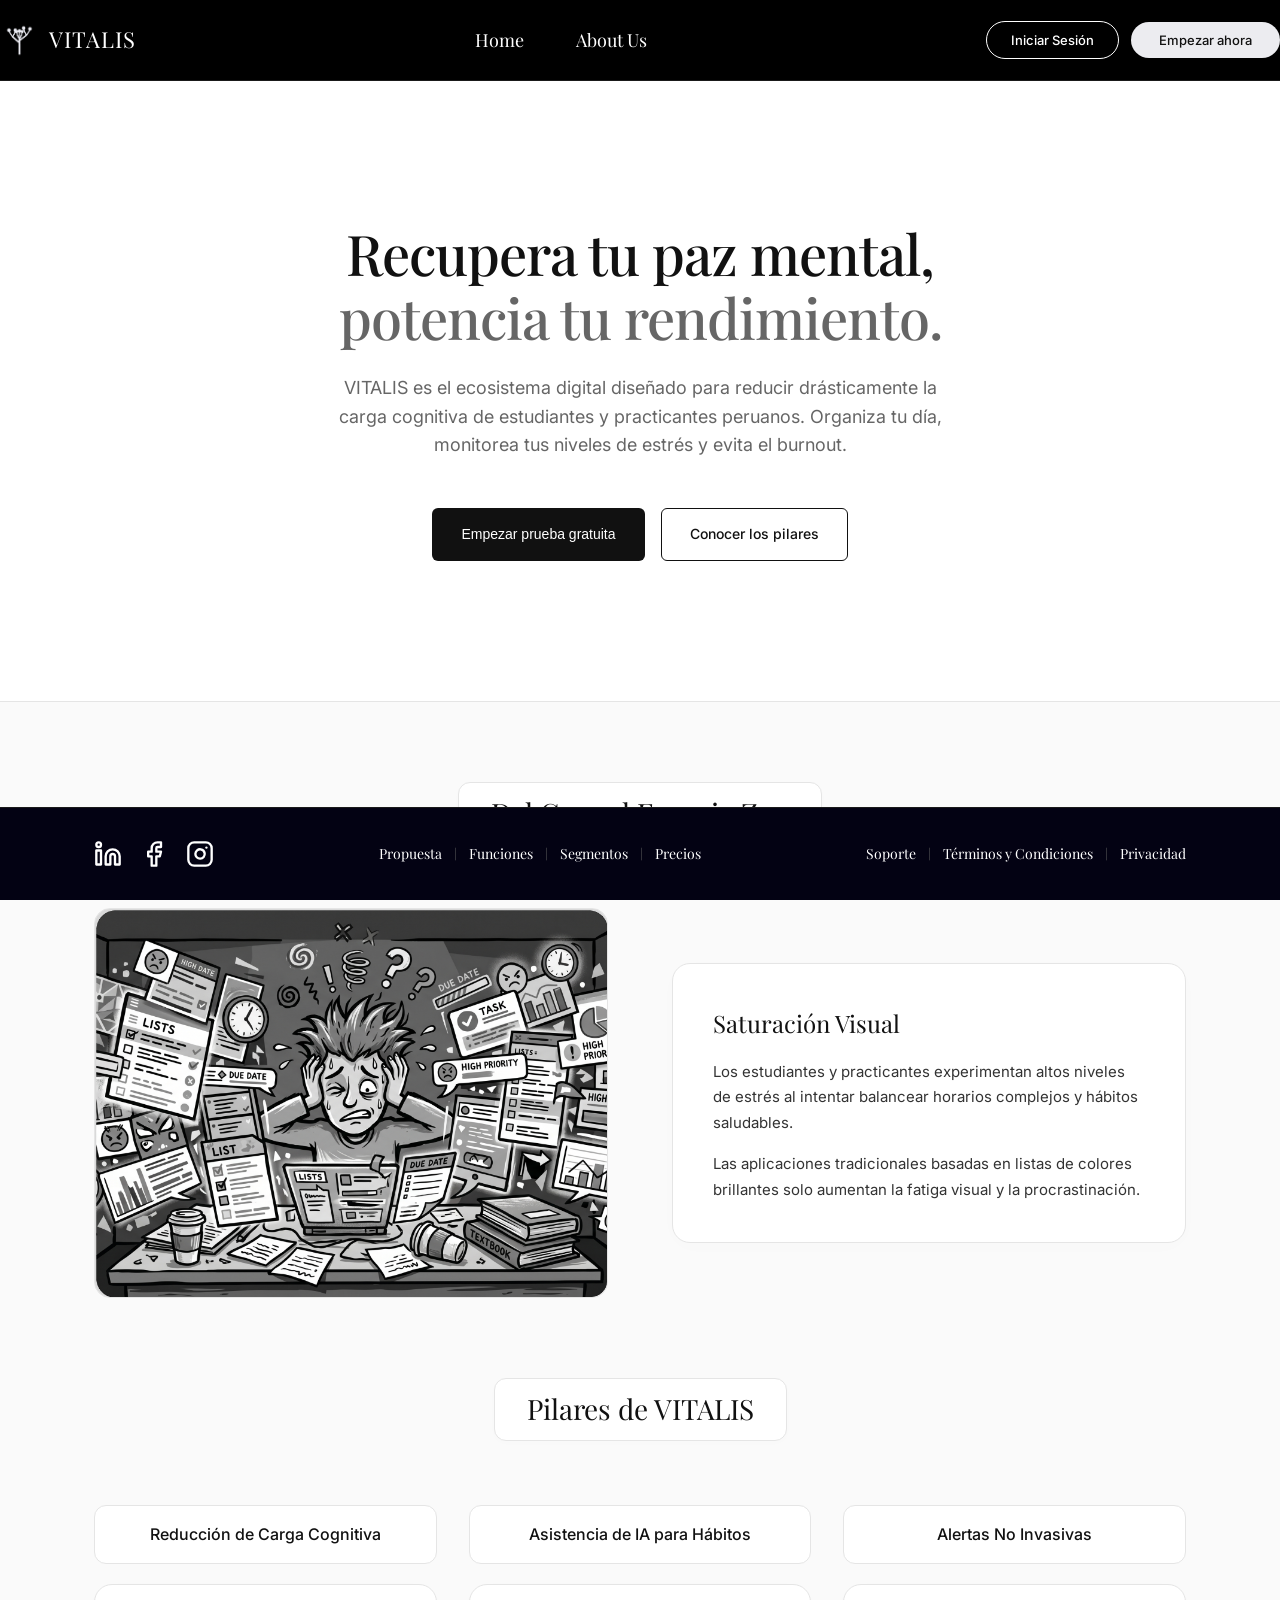
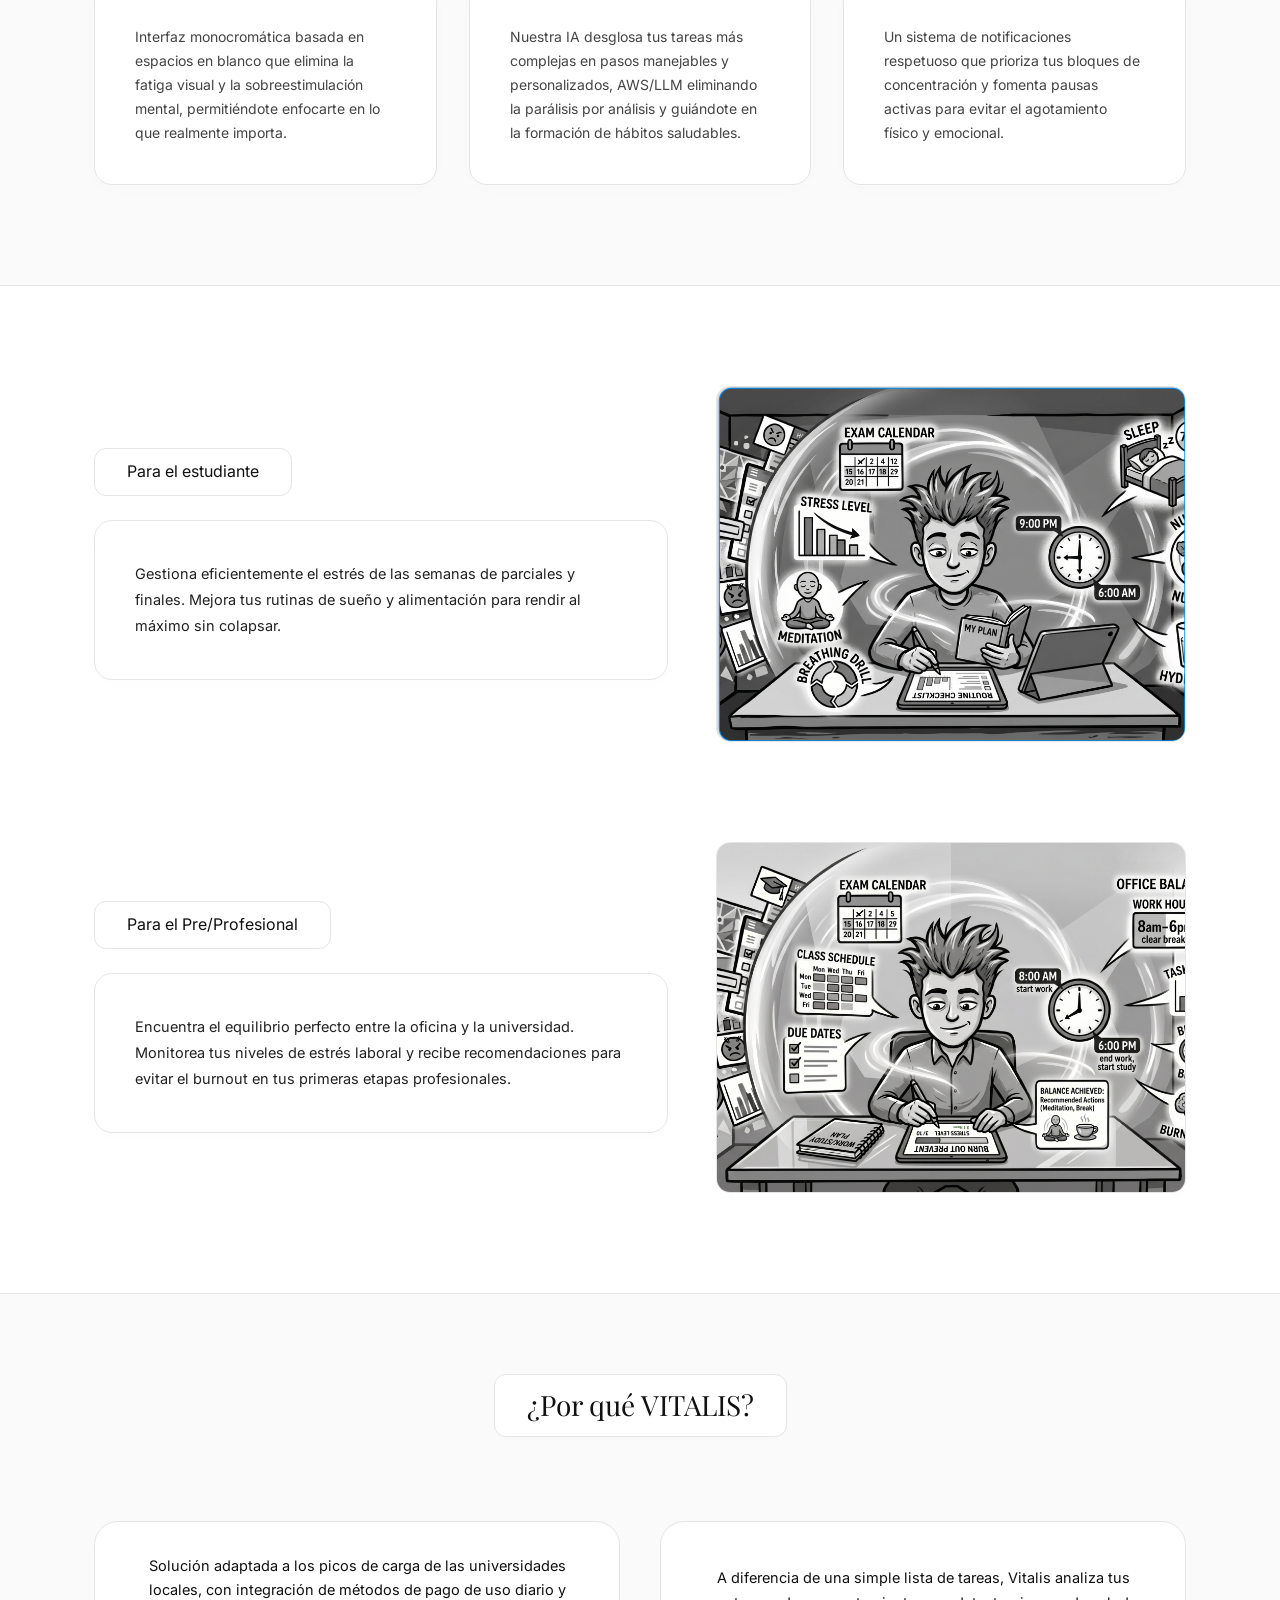
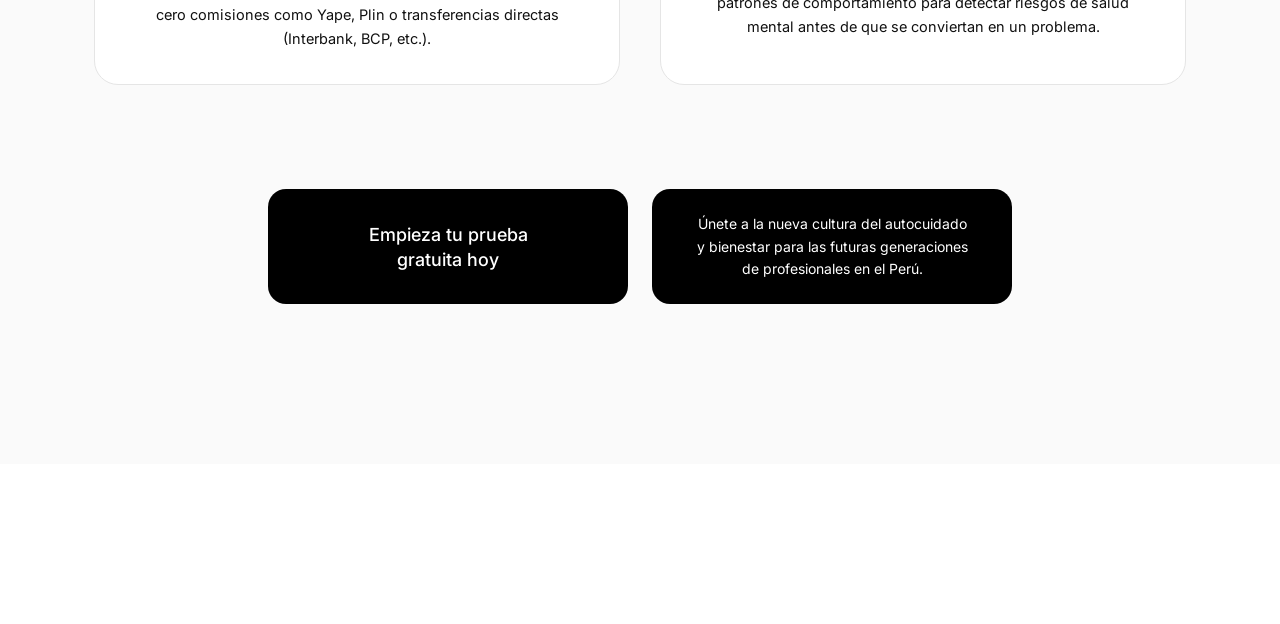
<file: index.html>
<!DOCTYPE html>
<html lang="es">
<head>
    <meta charset="UTF-8">
    <meta name="viewport" content="width=device-width, initial-scale=1.0">
    <title>VITALIS - Recupera tu paz mental, potencia tu rendimiento</title>
    <link rel="preconnect" href="https://fonts.googleapis.com">
    <link rel="preconnect" href="https://fonts.gstatic.com" crossorigin>
    <link href="https://fonts.googleapis.com/css2?family=Inter:wght@400;500;600&family=Playfair+Display:wght@400;600;700&display=swap" rel="stylesheet">
    <link rel="stylesheet" href="public/assets/styles/style.css">
</head>
<body>

<!-- NAVBAR PRINCIPAL -->
<header class="navbar">
    <div class="navbar-container">
        <div class="logo-area">
            <img src="public/assets/images/vitalis-fondo-negro.png" alt="VITALIS Logo" class="vitalis-logo-img">
            <span class="brand-name">VITALIS</span>
        </div>
        <nav class="nav-links">
            <a href="#">Home</a>
            <a href="#">About Us</a>
        </nav>
        <div class="navbar-actions">
            <!-- Botón conectado para redirigir al Login -->
            <button class="btn-navbar-outline" onclick="openLogin()">Iniciar Sesión</button>
            <button class="btn-navbar-white" onclick="openLogin()">Empezar ahora</button>
        </div>
    </div>
</header>

<main>
    <!-- HERO SECTION -->
    <section class="hero">
        <div class="container hero-container">
            <h1 class="hero-title">Recupera tu paz mental,<br><span class="text-mute">potencia tu rendimiento.</span></h1>
            <p class="hero-subtitle">
                VITALIS es el ecosistema digital diseñado para reducir drásticamente la carga cognitiva de estudiantes y practicantes peruanos. Organiza tu día, monitorea tus niveles de estrés y evita el burnout.
            </p>
            <div class="hero-actions">
                <button class="btn btn-primary" onclick="openLogin()">Empezar prueba gratuita</button>
                <a href="#problem" class="btn btn-secondary">Conocer los pilares</a>
            </div>
        </div>
    </section>

    <section id="problem" class="section-alt">
        <div class="container">

            <div class="text-center mb-64">
                <h2 class="section-title font-zen-title">Del Caos al Espacio Zen</h2>
            </div>

            <div class="grid-2 mb-64">
                <div class="image-placeholder-frame">
                    <img src="public/assets/images/saturación-y-estres-colecctivo.png" alt="Saturación y Estrés Colectivo" class="problem-illustration">
                </div>
                <div class="card card-white-pill">
                    <h3 class="card-pill-title">Saturación Visual</h3>
                    <p class="card-pill-text">
                        Los estudiantes y practicantes experimentan altos niveles de estrés al intentar balancear horarios complejos y hábitos saludables.
                    </p>
                    <p class="card-pill-text">
                        Las aplicaciones tradicionales basadas en listas de colores brillantes solo aumentan la fatiga visual y la procrastinación.
                    </p>
                </div>
            </div>

            <div class="text-center mb-64" style="margin-top: 80px;">
                <h2 class="section-title font-zen-title">Pilares de VITALIS</h2>
            </div>

            <div id="pilars" class="grid-3">

                <div class="pilar-column">
                    <div class="pilar-header-tag">Reducción de Carga Cognitiva</div>
                    <div class="card card-white-pill">
                        <p class="card-pill-text text-center-zen">
                            Interfaz monocromática basada en espacios en blanco que elimina la fatiga visual y la sobreestimulación mental, permitiéndote enfocarte en lo que realmente importa.
                        </p>
                    </div>
                </div>

                <div class="pilar-column">
                    <div class="pilar-header-tag">Asistencia de IA para Hábitos</div>
                    <div class="card card-white-pill">
                        <p class="card-pill-text text-center-zen">
                            Nuestra IA desglosa tus tareas más complejas en pasos manejables y personalizados, AWS/LLM eliminando la parálisis por análisis y guiándote en la formación de hábitos saludables.
                        </p>
                    </div>
                </div>

                <div class="pilar-column">
                    <div class="pilar-header-tag">Alertas No Invasivas</div>
                    <div class="card card-white-pill">
                        <p class="card-pill-text text-center-zen">
                            Un sistema de notificaciones respetuoso que prioriza tus bloques de concentración y fomenta pausas activas para evitar el agotamiento físico y emocional.
                        </p>
                    </div>
                </div>

            </div>

        </div>
    </section>

    <section id="segments" class="section">
        <div class="container flex-column-zen">

            <div class="grid-2-segments mb-80-zen">
                <div class="segment-info-pill">
                    <div class="segment-header-tag">Para el estudiante</div>
                    <div class="card card-white-pill">
                        <p class="card-pill-text text-justify-zen">
                            Gestiona eficientemente el estrés de las semanas de parciales y finales.
                            Mejora tus rutinas de sueño y alimentación para rendir al máximo sin colapsar.
                        </p>
                    </div>
                </div>
                <div class="image-segment-frame">
                    <img src="public/assets/images/monitoreo-de-habitos-y-estres-academico.png" alt="Monitoreo de hábitos y estrés académico" class="segment-illustration">
                </div>
            </div>

            <div class="grid-2-segments">
                <div class="segment-info-pill">
                    <div class="segment-header-tag">Para el Pre/Profesional</div>
                    <div class="card card-white-pill">
                        <p class="card-pill-text text-justify-zen">
                            Encuentra el equilibrio perfecto entre la oficina y la universidad.
                            Monitorea tus niveles de estrés laboral y recibe recomendaciones para evitar el burnout en tus primeras etapas profesionales.
                        </p>
                    </div>
                </div>
                <div class="image-segment-frame">
                    <img src="public/assets/images/equilibrio-oficina-y-universidad-contra-el-burnout.png" alt="Equilibrio oficina y universidad contra el burnout" class="segment-illustration">
                </div>
            </div>

        </div>
    </section>

    <section id="why-vitalis" class="section section-alt border-none-zen">
        <div class="container flex-column-zen">

            <div class="text-center mb-64">
                <h2 class="section-title font-zen-title">¿Por qué VITALIS?</h2>
            </div>

            <div class="grid-2-why mb-64">
                <div class="card card-white-pill-why">
                    <p class="card-pill-text text-center-why">
                        Solución adaptada a los picos de carga de las universidades locales, con integración de métodos de pago de uso diario y cero comisiones como Yape, Plin o transferencias directas (Interbank, BCP, etc.).
                    </p>
                </div>
                <div class="card card-white-pill-why">
                    <p class="card-pill-text text-center-why">
                        A diferencia de una simple lista de tareas, Vitalis analiza tus patrones de comportamiento para detectar riesgos de salud mental antes de que se conviertan en un problema.
                    </p>
                </div>
            </div>

            <div class="why-actions-container">
                <button class="btn btn-dark-block" onclick="openLogin()">
                    Empieza tu prueba <br> gratuita hoy
                </button>
                <div class="btn btn-dark-block text-message-block">
                    Únete a la nueva cultura del autocuidado y bienestar para las futuras generaciones de profesionales en el Perú.
                </div>
            </div>

        </div>
    </section>
</main>

<footer class="footer">
    <div class="container footer-grid-layout">

        <div class="footer-socials">
            <a href="#" aria-label="LinkedIn Vitalis" class="social-icon">
                <svg viewBox="0 0 24 24" fill="none" stroke="currentColor" stroke-width="2" stroke-linecap="round" stroke-linejoin="round"><path d="M16 8a6 6 0 0 1 6 6v7h-4v-7a2 2 0 0 0-2-2 2 2 0 0 0-2 2v7h-4v-7a6 6 0 0 1 6-6z"></path><rect x="2" y="9" width="4" height="12"></rect><circle cx="4" cy="4" r="2"></circle></svg>
            </a>
            <a href="#" aria-label="Facebook Vitalis" class="social-icon">
                <svg viewBox="0 0 24 24" fill="none" stroke="currentColor" stroke-width="2" stroke-linecap="round" stroke-linejoin="round"><path d="M18 2h-3a5 5 0 0 0-5 5v3H7v4h3v8h4v-8h3l1-4h-4V7a1 1 0 0 1 1-1h3z"></path></svg>
            </a>
            <a href="#" aria-label="Instagram Vitalis" class="social-icon">
                <svg viewBox="0 0 24 24" fill="none" stroke="currentColor" stroke-width="2" stroke-linecap="round" stroke-linejoin="round"><rect x="2" y="2" width="20" height="20" rx="5" ry="5"></rect><path d="M16 11.37A4 4 0 1 1 12.63 8 4 4 0 0 1 16 11.37z"></path><line x1="17.5" y1="6.5" x2="17.51" y2="6.5"></line></svg>
            </a>
        </div>

        <div class="footer-nav-links">
            <a href="#">Propuesta</a>
            <span class="nav-divider">|</span>
            <a href="#problem">Funciones</a>
            <span class="nav-divider">|</span>
            <a href="#segments">Segmentos</a>
            <span class="nav-divider">|</span>
            <a href="#why-vitalis">Precios</a>
        </div>

        <div class="footer-legal-links">
            <a href="#">Soporte</a>
            <span class="nav-divider">|</span>
            <a href="#">Términos y Condiciones</a>
            <span class="nav-divider">|</span>
            <a href="#">Privacidad</a>
        </div>

    </div>
</footer>

<script src="public/assets/scripts/main.js"></script>
</body>
</html>
</file>
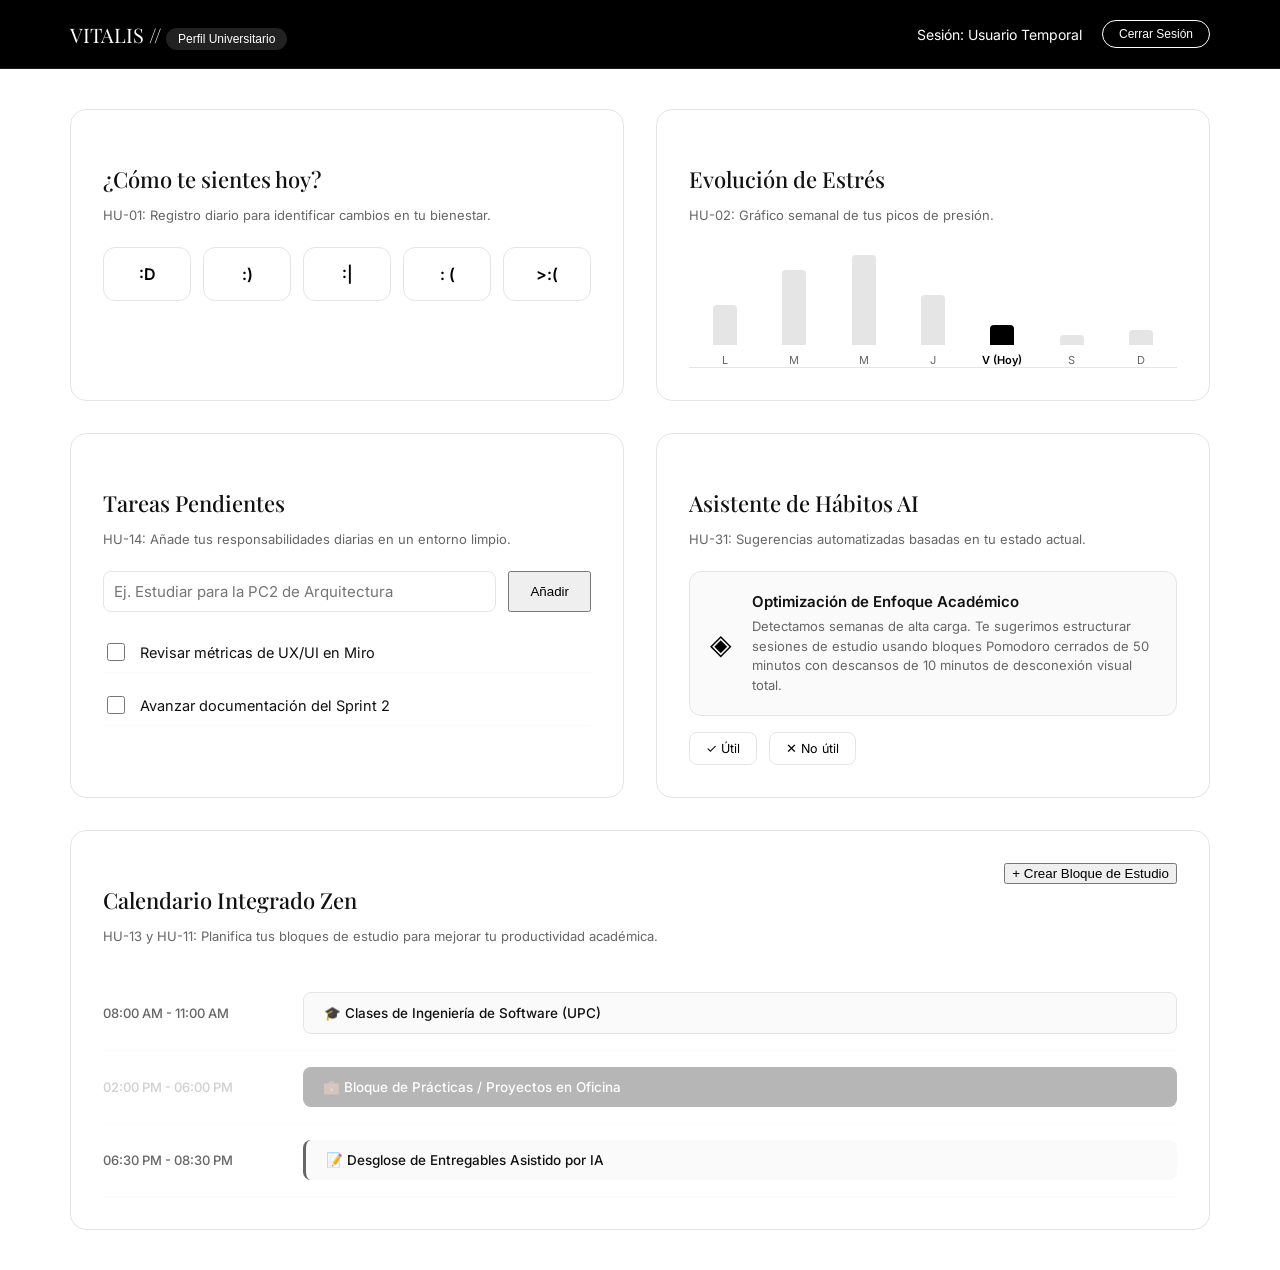
<file: public/assets/HTML/dashboard.html>
<!DOCTYPE html>
<html lang="es">
<head>
    <meta charset="UTF-8">
    <meta name="viewport" content="width=device-width, initial-scale=1.0">
    <title>VITALIS - Dashboard Zen</title>
    <link rel="preconnect" href="https://fonts.googleapis.com">
    <link rel="preconnect" href="https://fonts.gstatic.com" crossorigin>
    <link href="https://fonts.googleapis.com/css2?family=Inter:wght@400;500;600&family=Playfair+Display:wght@400;600&display=swap" rel="stylesheet">
    <link rel="stylesheet" href="../styles/dashboard-style.css">

</head>
<body>

<header class="dash-navbar">
    <div class="dash-nav-container">
        <span class="dash-brand">VITALIS // <span id="user-role-badge">Cargando...</span></span>
        <div class="user-profile-zone">
            <span id="welcome-user-text">Bienvenido</span>
            <button class="btn-logout" onclick="logout()">Cerrar Sesión</button>
        </div>
    </div>
</header>

<main class="dash-container">

    <div class="dash-grid-top">
        <div class="dash-card">
            <h3 class="dash-card-title">¿Cómo te sientes hoy?</h3>
            <p class="dash-card-subtitle">HU-01: Registro diario para identificar cambios en tu bienestar.</p>
            <div class="mood-selector-container">
                <button class="mood-btn" onclick="registerMood(':D', 'Excelente')">:D</button>
                <button class="mood-btn" onclick="registerMood(':)', 'Bueno')">:)</button>
                <button class="mood-btn" onclick="registerMood(':|', 'Neutral')">:|</button>
                <button class="mood-btn" onclick="registerMood(':(', 'Estresado')">: (</button>
                <button class="mood-btn" onclick="registerMood('>:(', 'Agotado')">&gt;:(</button>
            </div>
            <div id="mood-feedback-message" class="feedback-msg hidden-element"></div>
        </div>

        <div class="dash-card">
            <h3 class="dash-card-title">Evolución de Estrés</h3>
            <p class="dash-card-subtitle">HU-02: Gráfico semanal de tus picos de presión.</p>
            <div class="stress-chart-mock">
                <div class="chart-bar-container"><div class="chart-bar" style="height: 40px;"></div><span class="day-label">L</span></div>
                <div class="chart-bar-container"><div class="chart-bar" style="height: 75px;"></div><span class="day-label">M</span></div>
                <div class="chart-bar-container"><div class="chart-bar" style="height: 90px;"></div><span class="day-label">M</span></div>
                <div class="chart-bar-container"><div class="chart-bar" style="height: 50px;"></div><span class="day-label">J</span></div>
                <div class="chart-bar-container"><div class="chart-bar" id="live-stress-bar" style="height: 20px;"></div><span class="day-label-active">V (Hoy)</span></div>
                <div class="chart-bar-container"><div class="chart-bar" style="height: 10px;"></div><span class="day-label">S</span></div>
                <div class="chart-bar-container"><div class="chart-bar" style="height: 15px;"></div><span class="day-label">D</span></div>
            </div>
        </div>
    </div>

    <div class="dash-grid-top mt-32">

        <div class="dash-card">
            <h3 class="dash-card-title">Tareas Pendientes</h3>
            <p class="dash-card-subtitle">HU-14: Añade tus responsabilidades diarias en un entorno limpio.</p>

            <form onsubmit="addTask(event)" class="inline-form-zen">
                <input type="text" id="task-input" required placeholder="Ej. Estudiar para la PC2 de Arquitectura" class="form-input task-input-flex">
                <button type="submit" class="btn btn-primary btn-add-task">Añadir</button>
            </form>

            <ul id="task-list-zen" class="task-list-container">
                <li class="task-item-zen"><input type="checkbox" onchange="toggleTask(this)"> <span>Revisar métricas de UX/UI en Miro</span></li>
                <li class="task-item-zen"><input type="checkbox" onchange="toggleTask(this)"> <span>Avanzar documentación del Sprint 2</span></li>
            </ul>
        </div>

        <div class="dash-card">
            <h3 class="dash-card-title">Asistente de Hábitos AI</h3>
            <p class="dash-card-subtitle">HU-31: Sugerencias automatizadas basadas en tu estado actual.</p>

            <div class="ai-recommendation-box">
                <div class="ai-icon-pulse">◈</div>
                <div class="ai-text-content">
                    <h5 id="ai-suggestion-title">Analizando carga cognitiva...</h5>
                    <p id="ai-suggestion-body">Cargando recomendación Zen personalizada para tu jornada de hoy.</p>
                </div>
            </div>
            <div class="ai-feedback-actions">
                <button class="btn-feedback-zen" onclick="feedbackAI(true)">✓ Útil</button>
                <button class="btn-feedback-zen" onclick="feedbackAI(false)">✕ No útil</button>
            </div>
        </div>

    </div>

    <div class="dash-card mt-32">
        <div class="calendar-header-flex">
            <div>
                <h3 class="dash-card-title">Calendario Integrado Zen</h3>
                <p class="dash-card-subtitle">HU-13 y HU-11: Planifica tus bloques de estudio para mejorar tu productividad académica.</p>
            </div>

            <button class="btn btn-primary" onclick="openStudyBlockForm()">+ Crear Bloque de Estudio</button>
        </div>

        <div id="study-block-form" class="study-form-container hidden-element">
            <div class="form-group-row">
                <input type="text" id="study-subject" placeholder="Curso (Ej. Estadística)" class="form-input">
                <input type="text" id="study-time" placeholder="Horario (Ej. 04:00 PM - 06:00 PM)" class="form-input">
                <button class="btn btn-primary" onclick="saveStudyBlock()">Guardar Bloque</button>
                <button class="btn-logout btn-cancel-zen" onclick="openStudyBlockForm()">Cancelar</button>
            </div>
        </div>

        <div class="calendar-timeline" id="calendar-timeline-events">
            <div class="time-block">
                <span class="time-label">08:00 AM - 11:00 AM</span>
                <div class="event-pill event-academic">🎓 Clases de Ingeniería de Software (UPC)</div>
            </div>
            <div class="time-block" id="conditional-work-block">
                <span class="time-label">02:00 PM - 06:00 PM</span>
                <div class="event-pill event-work">💼 Bloque de Prácticas / Proyectos en Oficina</div>
            </div>
            <div class="time-block">
                <span class="time-label">06:30 PM - 08:30 PM</span>
                <div class="event-pill event-study">📝 Desglose de Entregables Asistido por IA</div>
            </div>
        </div>
    </div>
</main>

<script>
    // Configuración de recomendaciones AI dinámicas basadas en el rol (HU-31)
    const aiRecommendations = {
        estudiante: {
            title: "Optimización de Enfoque Académico",
            body: "Detectamos semanas de alta carga. Te sugerimos estructurar sesiones de estudio usando bloques Pomodoro cerrados de 50 minutos con descansos de 10 minutos de desconexión visual total."
        },
        practicante: {
            title: "Mitigación del Sedentarismo y Presión",
            body: "Has acumulado más de 2 horas continuas en entornos de oficina. Sigue la guía de estiramientos ergonómicos para liberar la tensión acumulada en el cuello y la espalda."
        }
    };

    document.addEventListener('DOMContentLoaded', () => {
        const username = sessionStorage.getItem('vitalis_username') || 'Usuario Temporal';
        const role = sessionStorage.getItem('vitalis_role') || 'estudiante';

        document.getElementById('welcome-user-text').innerText = `Sesión: ${username}`;

        const roleBadge = document.getElementById('user-role-badge');
        if(role === 'estudiante') {
            roleBadge.innerText = 'Perfil Universitario';
            roleBadge.className = 'badge-student';
            document.getElementById('conditional-work-block').style.opacity = '0.3';
        } else {
            roleBadge.innerText = 'Perfil Practicante Pre-Profesional';
            roleBadge.className = 'badge-intern';
        }

        // Inyección dinámica de la sugerencia personalizada de hábitos (HU-31)
        const recommendation = aiRecommendations[role] || aiRecommendations.estudiante;
        document.getElementById('ai-suggestion-title').innerText = recommendation.title;
        document.getElementById('ai-suggestion-body').innerText = recommendation.body;
    });

    // Lógica interactiva para HU-14: Registrar tareas pendientes
    function addTask(e) {
        e.preventDefault();
        const input = document.getElementById('task-input');
        if (!input.value.trim()) return;

        const list = document.getElementById('task-list-zen');
        const li = document.createElement('li');
        li.className = 'task-item-zen';

        const checkbox = document.createElement('input');
        checkbox.type = 'checkbox';
        checkbox.addEventListener('change', function () { toggleTask(this); });

        const span = document.createElement('span');
        span.textContent = input.value.trim();

        li.appendChild(checkbox);
        li.appendChild(span);
        list.appendChild(li);
        input.value = '';
    }

    function toggleTask(checkbox) {
        const text = checkbox.nextElementSibling;
        if (checkbox.checked) {
            text.style.textDecoration = 'line-through';
            text.style.opacity = '0.5';
        } else {
            text.style.textDecoration = 'none';
            text.style.opacity = '1';
        }
    }

    // Lógica interactiva para HU-31: Feedback de la IA
    function feedbackAI(isUseful) {
        alert(isUseful
            ? "¡Gracias! El algoritmo priorizará este tipo de recomendaciones en tu bitácora Zen."
            : "Entendido. Ajustaremos los parámetros de IA para descartar este tema en tus próximas jornadas."
        );
    }

    // Lógica interactiva para HU-11: Crear horarios de estudio
    function openStudyBlockForm() {
        const form = document.getElementById('study-block-form');
        form.classList.toggle('hidden-element');
    }

    function saveStudyBlock() {
        const subject = document.getElementById('study-subject').value;
        const time = document.getElementById('study-time').value;

        if (!subject || !time) {
            alert("Por favor completa los campos del horario de estudio.");
            return;
        }

        const timeline = document.getElementById('calendar-timeline-events');
        const block = document.createElement('div');
        block.className = 'time-block';

        const timeLabel = document.createElement('span');
        timeLabel.className = 'time-label';
        timeLabel.textContent = time;

        const pill = document.createElement('div');
        pill.className = 'event-pill event-study';
        pill.textContent = `🎓 Repaso Académico: ${subject}`;

        block.appendChild(timeLabel);
        block.appendChild(pill);

        timeline.appendChild(block);

        // Limpiar y cerrar formulario
        document.getElementById('study-subject').value = '';
        document.getElementById('study-time').value = '';
        openStudyBlockForm();
    }

    function registerMood(emoji, label) {
        const feedback = document.getElementById('mood-feedback-message');
        feedback.innerText = `Estado [${label}] registrado en tu historial diario con éxito.`;
        feedback.classList.remove('hidden-element');

        const stressBar = document.getElementById('live-stress-bar');
        if(emoji === ':(' || emoji === '>:(') {
            stressBar.style.height = '85px';
            stressBar.style.backgroundColor = '#666666';
        } else {
            stressBar.style.height = '30px';
            stressBar.style.backgroundColor = '#111111';
        }
    }

    function logout() {
        sessionStorage.clear();
        window.location.href = 'login.html';
    }
</script>
</body>
</html>
</file>
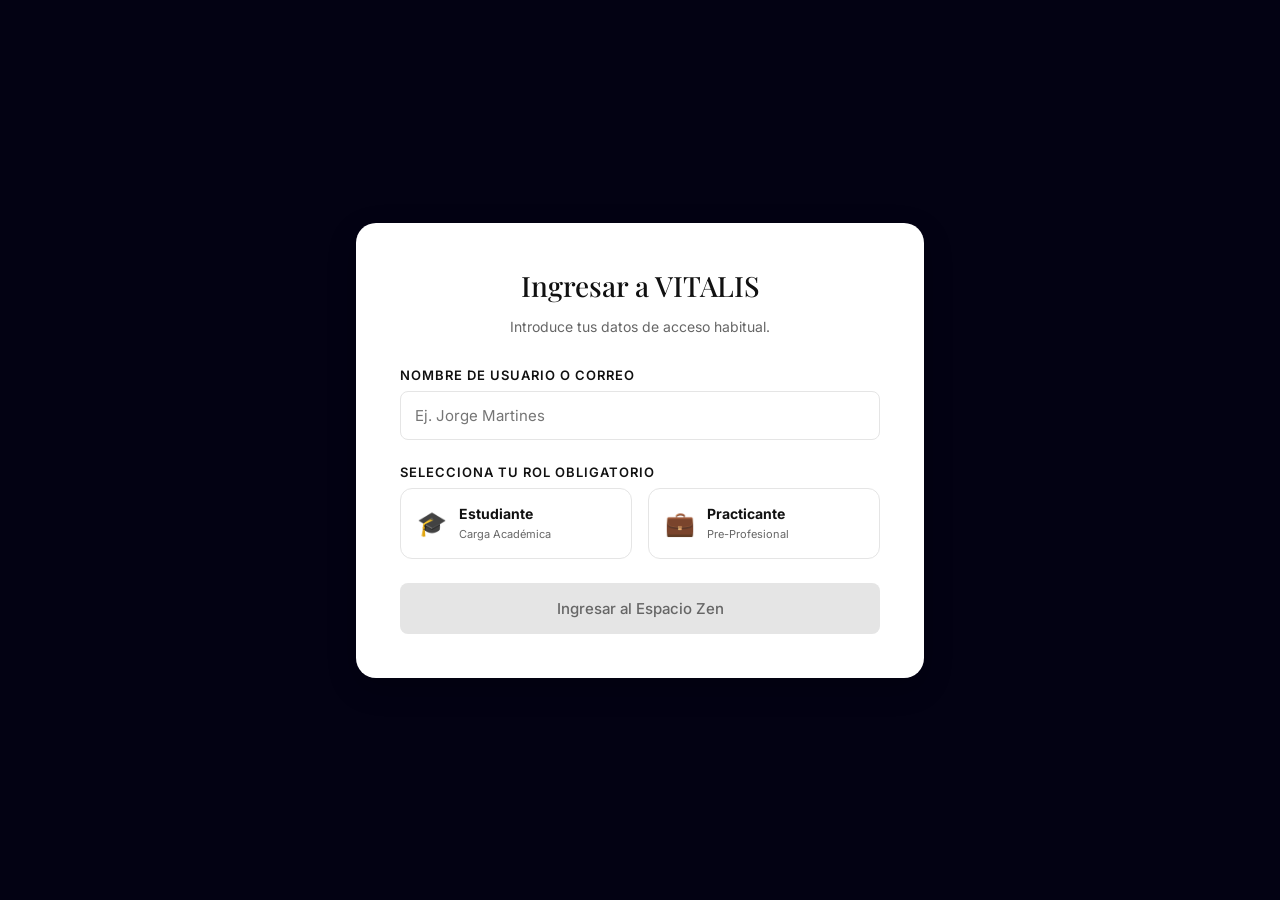
<file: public/assets/HTML/login.html>
<!DOCTYPE html>
<html lang="es">
<head>
    <meta charset="UTF-8">
    <meta name="viewport" content="width=device-width, initial-scale=1.0">
    <title>VITALIS - Iniciar Sesión</title>
    <link rel="preconnect" href="https://fonts.googleapis.com">
    <link rel="preconnect" href="https://fonts.gstatic.com" crossorigin>
    <link href="https://fonts.googleapis.com/css2?family=Inter:wght@400;500;600&family=Playfair+Display:wght@400;600&display=swap" rel="stylesheet">
    <link rel="stylesheet" href="../styles/dashboard-style.css">


</head>
<body class="bg-zen-dark">

<div class="login-wrapper">
    <div class="login-card">
        <div class="text-center mb-32">
            <h1 class="login-title">Ingresar a VITALIS</h1>
            <p class="login-subtitle">Introduce tus datos de acceso habitual.</p>
        </div>

        <form id="form-login" onsubmit="handleLogin(event)">
            <div class="form-group">
                <label for="username">Nombre de Usuario o Correo</label>
                <input type="text" id="username" required placeholder="Ej. Jorge Martines" class="form-input">
            </div>

            <div class="form-group">
                <label>Selecciona tu Rol Obligatorio</label>
                <div class="role-login-grid">
                    <div class="role-login-box" id="role-student" onclick="selectLoginRole('estudiante')" tabindex="0" onkeydown="if(event.key==='Enter'||event.key===' ')selectLoginRole('estudiante')" role="button" aria-pressed="false">
                        <span class="role-icon-mini">🎓</span>
                        <div>
                            <h4>Estudiante</h4>
                            <small>Carga Académica</small>
                        </div>
                    </div>
                    <div class="role-login-box" id="role-intern" onclick="selectLoginRole('practicante')" tabindex="0" onkeydown="if(event.key==='Enter'||event.key===' ')selectLoginRole('practicante')" role="button" aria-pressed="false">
                        <span class="role-icon-mini">💼</span>
                        <div>
                            <h4>Practicante</h4>
                            <small>Pre-Profesional</small>
                        </div>
                    </div>
                </div>
            </div>

            <button type="submit" id="btn-submit-login" class="btn btn-login-submit btn-disabled" disabled>
                Ingresar al Espacio Zen
            </button>
        </form>
    </div>
</div>

<script>
    let selectedRole = null;

    function selectLoginRole(role) {
        selectedRole = role;
        const studentBox = document.getElementById('role-student');
        const internBox  = document.getElementById('role-intern');

        studentBox.classList.remove('active-role-box');
        internBox.classList.remove('active-role-box');
        studentBox.setAttribute('aria-pressed', 'false');
        internBox.setAttribute('aria-pressed', 'false');

        if (role === 'estudiante') {
            studentBox.classList.add('active-role-box');
            studentBox.setAttribute('aria-pressed', 'true');
        } else {
            internBox.classList.add('active-role-box');
            internBox.setAttribute('aria-pressed', 'true');
        }

        const submitBtn = document.getElementById('btn-submit-login');
        submitBtn.removeAttribute('disabled');
        submitBtn.classList.remove('btn-disabled');
    }

    function handleLogin(e) {
        e.preventDefault();
        const username = document.getElementById('username').value;

        // Guardamos en sessionStorage para personalizar el dashboard sin Base de Datos
        sessionStorage.setItem('vitalis_username', username);
        sessionStorage.setItem('vitalis_role', selectedRole);

        window.location.href = 'dashboard.html';
    }
</script>
</body>
</html>
</file>
<file: public/assets/styles/style.css>
/* VARIABLES DE DISEÑO CON ENFOQUE MONOCROMÁTICO Y ESTÉTICA ZEN */
:root {
    --color-bg: #FFFFFF;
    --color-text-main: #111111;
    --color-text-muted: #666666;
    --color-border: #E5E5E5;
    --color-bg-alt: #FAFAFA;

    --font-serif: 'Playfair Display', Georgia, serif;
    --font-sans: 'Inter', -apple-system, sans-serif;
}

/* EN ESTE APARTADO SE REALIZA UN RESET COMPLETO*/
* {
    margin: 0;
    padding: 0;
    box-sizing: border-box;
}

body {
    font-family: var(--font-sans);
    background-color: var(--color-bg);
    color: var(--color-text-main);
    line-height: 1.6;
    -webkit-font-smoothing: antialiased;
}

/* ESTRUCTURA PRINCIPAL Y GESTIÓN DE ESPACIADOS */
.container {
    max-width: 1140px;
    margin: 0 auto;
    padding: 0 24px;
}

.section {
    padding: 100px 0;
}

.section-alt {
    background-color: var(--color-bg-alt);
    border-top: 1px solid var(--color-border);
    border-bottom: 1px solid var(--color-border);
    padding: 80px 0 100px 0;
}

.border-none-zen {
    border-bottom: none !important;
}

/* GRILLAS DEL SISTEMA */
.grid-2 {
    display: grid;
    grid-template-columns: repeat(auto-fit, minmax(320px, 1fr));
    gap: 64px;
    align-items: center;
}

.grid-3 {
    display: grid;
    grid-template-columns: repeat(auto-fit, minmax(280px, 1fr));
    gap: 32px;
}

.text-center { text-align: center; }
.mb-64 { margin-bottom: 64px; }

/* NAVBAR COMPONENT A FONDO NEGRO (image_9e7241.png) */
.navbar {
    background-color: #000000;
    border-bottom: 1px solid #1A1A1A;
    position: sticky;
    top: 0;
    z-index: 1000;
}

.navbar-container {
    display: flex;
    justify-content: space-between;
    align-items: center;
    height: 80px;
}

.logo-area {
    display: flex;
    align-items: center;
    gap: 12px;
}

.vitalis-logo-img {
    height: 36px;
    width: auto;
}

.brand-name {
    font-family: var(--font-serif);
    color: #FFFFFF;
    font-weight: 400;
    font-size: 22px;
    letter-spacing: 1px;
}

.nav-links {
    font-family: var(--font-serif);
}

.nav-links a {
    color: #FFFFFF;
    text-decoration: none;
    font-size: 18px;
    font-weight: 400;
    margin: 0 24px;
    transition: color 0.2s ease;
}

.nav-links a:hover {
    color: #CCCCCC;
}

/* Contenedor de acciones en Flex con espacio entre botones */
.navbar-actions {
    display: flex;
    align-items: center;
    gap: 12px;
}

/* BOTÓN DE INICIAR SESIÓN (Borde Blanco Tipo Píldora) */
.btn-navbar-outline {
    display: inline-flex;
    align-items: center;
    justify-content: center;
    padding: 10px 24px;
    font-family: var(--font-sans);
    font-size: 13px;
    font-weight: 500;
    background-color: transparent;
    color: #FFFFFF;
    border: 1px solid #FFFFFF;
    border-radius: 20px;
    text-decoration: none;
    cursor: pointer;
    transition: background-color 0.2s ease, color 0.2s ease;
}

.btn-navbar-outline:hover {
    background-color: #FFFFFF;
    color: #111111;
}

/* BOTÓN PRINCIPAL DEL NAVBAR CON DISEÑO TIPO PÍLDORA REDONDEADA */
.btn-navbar-white {
    display: inline-flex;
    align-items: center;
    justify-content: center;
    padding: 10px 28px;
    font-family: var(--font-sans);
    font-size: 13px;
    font-weight: 500;
    background-color: #ECECF0;
    color: #111111;
    border: none;
    border-radius: 20px;
    text-decoration: none;
    cursor: pointer;
    transition: background-color 0.2s ease;
}

.btn-navbar-white:hover {
    background-color: #FFFFFF;
}

/* BOTONES GENERALES DE INTERACCIÓN Y ACCIONES PRINCIPALES */
.btn {
    display: inline-flex;
    align-items: center;
    justify-content: center;
    padding: 14px 28px;
    font-size: 14px;
    font-weight: 500;
    border-radius: 6px;
    text-decoration: none;
    transition: all 0.2s ease;
    cursor: pointer;
    border: 1px solid transparent;
}

.btn-primary {
    background-color: var(--color-text-main);
    color: #FFFFFF;
}

.btn-primary:hover {
    background-color: #333333;
}

.btn-secondary {
    background-color: transparent;
    color: var(--color-text-main);
    border-color: var(--color-text-main);
}

.btn-secondary:hover {
    background-color: rgba(0, 0, 0, 0.04);
}

/* SECCIÓN HERO PRINCIPAL CON CONTENIDO DESTACADO Y JERARQUÍA VISUAL */
.hero {
    padding: 140px 0;
    text-align: center;
}

.hero-title {
    font-family: var(--font-serif);
    font-size: 56px;
    font-weight: 500;
    line-height: 1.15;
    letter-spacing: -1px;
    margin-bottom: 24px;
}

.text-mute {
    color: var(--color-text-muted);
}

.hero-subtitle {
    max-width: 640px;
    margin: 0 auto 48px auto;
    font-size: 18px;
    color: var(--color-text-muted);
    font-weight: 400;
}

.hero-actions {
    display: flex;
    justify-content: center;
    gap: 16px;
}

/* COMPONENTES GENERALES DE DISEÑO ZEN (Píldoras y marcos) */
.font-zen-title {
    font-family: var(--font-serif);
    font-weight: 400;
    font-size: 28px;
    background-color: #FFFFFF;
    display: inline-block;
    padding: 8px 32px;
    border-radius: 12px;
    border: 1px solid var(--color-border);
    box-shadow: 0 2px 8px rgba(0, 0, 0, 0.01);
}

.image-placeholder-frame {
    width: 100%;
    border-radius: 16px;
    overflow: hidden;
    border: 1px solid var(--color-border);
}

.problem-illustration {
    width: 100%;
    height: auto;
    display: block;
}

.card-white-pill {
    background-color: #FFFFFF;
    border: 1px solid var(--color-border);
    border-radius: 18px;
    padding: 40px;
    box-shadow: 0 4px 24px rgba(0, 0, 0, 0.01);
}

.card-pill-title {
    font-family: var(--font-serif);
    font-size: 24px;
    font-weight: 400;
    color: var(--color-text-main);
    margin-bottom: 16px;
}

.card-pill-text {
    font-family: var(--font-sans);
    font-size: 15px;
    color: #333333;
    line-height: 1.7;
    margin-bottom: 16px;
}

.card-pill-text:last-child {
    margin-bottom: 0;
}

/* SISTEMA DE TRIPLE PILAR CON ESTRUCTURA MODULAR Y DISTRIBUCIÓN EQUILIBRADA */
.pilar-column {
    display: flex;
    flex-direction: column;
    gap: 20px;
}

.pilar-header-tag {
    background-color: #FFFFFF;
    border: 1px solid var(--color-border);
    border-radius: 12px;
    padding: 16px;
    font-family: var(--font-sans);
    font-size: 16px;
    font-weight: 500;
    text-align: center;
    color: var(--color-text-main);
    box-shadow: 0 2px 6px rgba(0, 0, 0, 0.005);
}

.text-center-zen {
    text-align: left;
    font-size: 14px;
    color: #444444;
}

/* SECCIÓN DE SEGMENTOS OBJETIVO ASIMÉTRICOS CON DISTRIBUCIÓN VISUAL DINÁMICA */
.flex-column-zen {
    display: flex;
    flex-direction: column;
    gap: 20px;
}

.mb-80-zen {
    margin-bottom: 80px;
}

.grid-2-segments {
    display: grid;
    grid-template-columns: 1.1fr 0.9fr;
    gap: 48px;
    align-items: center;
}

.segment-info-pill {
    display: flex;
    flex-direction: column;
    gap: 24px;
    align-items: flex-start;
}

.segment-header-tag {
    background-color: #FFFFFF;
    border: 1px solid var(--color-border);
    border-radius: 12px;
    padding: 10px 32px;
    font-family: var(--font-sans);
    font-size: 16px;
    font-weight: 400;
    color: var(--color-text-main);
    box-shadow: 0 2px 6px rgba(0, 0, 0, 0.005);
}

.text-justify-zen {
    text-align: left;
    font-size: 14.5px;
    color: #222222;
    line-height: 1.8;
}

.image-segment-frame {
    width: 100%;
    border-radius: 14px;
    overflow: hidden;
    border: 1px solid var(--color-border);
    box-shadow: 0 4px 20px rgba(0, 0, 0, 0.01);
}

.segment-illustration {
    width: 100%;
    height: auto;
    display: block;
    object-fit: cover;
}

/* APARTADO ¿POR QUÉ VITALIS? CON PROPUESTA DE VALOR Y BENEFICIOS PRINCIPALES */
.grid-2-why {
    display: grid;
    grid-template-columns: repeat(auto-fit, minmax(400px, 1fr));
    gap: 40px;
}

.card-white-pill-why {
    background-color: #FFFFFF;
    border: 1px solid var(--color-border);
    border-radius: 24px;
    padding: 32px 40px;
    display: flex;
    align-items: center;
    box-shadow: 0 2px 12px rgba(0, 0, 0, 0.005);
}

.text-center-why {
    text-align: center;
    font-size: 14.5px;
    color: #111111;
    line-height: 1.7;
    margin-bottom: 0;
}

.why-actions-container {
    display: flex;
    justify-content: center;
    gap: 24px;
    margin-top: 20px;
    padding-bottom: 60px;
}

.btn-dark-block {
    background-color: #000000;
    color: #FFFFFF;
    border: none;
    border-radius: 18px;
    padding: 24px 40px;
    font-family: var(--font-sans);
    font-size: 18px;
    font-weight: 500;
    text-align: center;
    line-height: 1.4;
    cursor: pointer;
    width: 100%;
    max-width: 360px;
    display: flex;
    align-items: center;
    justify-content: center;
    transition: background-color 0.2s ease;
}

.btn-dark-block:hover {
    background-color: #222222;
}

.text-message-block {
    font-size: 14px;
    font-weight: 400;
    line-height: 1.6;
    cursor: default;
    background-color: #000000;
}

.text-message-block:hover {
    background-color: #000000;
}

/* STICKY FOOTER PERSISTENTE EN LÍNEA CON ESTRUCTURA FIJA Y ACCESO CONTINUO */
.footer {
    background-color: #030213;
    border-top: 1px solid #1A1A1A;
    padding: 32px 0;
    font-size: 14px;
    position: fixed;
    bottom: 0;
    left: 0;
    width: 100%;
    z-index: 1000;
    backdrop-filter: blur(4px);
}

.footer-grid-layout {
    display: flex;
    justify-content: space-between;
    align-items: center;
    flex-wrap: wrap;
    gap: 24px;
}

.footer-socials {
    display: flex;
    align-items: center;
    gap: 18px;
}

.social-icon {
    color: #FFFFFF;
    display: inline-flex;
    transition: transform 0.2s ease, color 0.2s ease;
}

.social-icon svg {
    width: 28px;
    height: 28px;
}

.social-icon:hover {
    transform: scale(1.05);
    color: #ECECF0;
}

.footer-nav-links,
.footer-legal-links {
    display: flex;
    align-items: center;
    font-family: var(--font-serif);
}

.footer-nav-links a,
.footer-legal-links a {
    color: #FFFFFF;
    text-decoration: none;
    font-size: 14px;
    transition: color 0.2s ease;
}

.footer-nav-links a:hover,
.footer-legal-links a:hover {
    color: #CCCCCC;
}

.nav-divider {
    color: #666666;
    margin: 0 12px;
    font-size: 12px;
    user-select: none;
}

/* OVERLAY MODAL DE SELECCIÓN DE ROL EN REGISTRO */
.hidden-zen {
    display: none !important;
}

.register-role-overlay {
    position: fixed;
    inset: 0;
    background-color: rgba(0, 0, 0, 0.5);
    display: flex;
    align-items: center;
    justify-content: center;
    z-index: 2000;
    padding: 24px;
}

.register-role-card {
    background-color: #FFFFFF;
    border-radius: 20px;
    padding: 48px;
    max-width: 560px;
    width: 100%;
    position: relative;
    box-shadow: 0 20px 60px rgba(0, 0, 0, 0.15);
}

.close-register-btn {
    position: absolute;
    top: 16px;
    right: 20px;
    background: none;
    border: none;
    font-size: 28px;
    line-height: 1;
    cursor: pointer;
    color: var(--color-text-muted);
    transition: color 0.2s ease;
}

.close-register-btn:hover {
    color: var(--color-text-main);
}

.register-main-title {
    font-family: var(--font-serif);
    font-size: 26px;
    font-weight: 400;
    margin: 0 0 8px 0;
}

.register-subtitle-text {
    font-size: 14px;
    color: var(--color-text-muted);
    margin: 0;
}

.grid-2-roles {
    display: grid;
    grid-template-columns: 1fr 1fr;
    gap: 16px;
    margin-bottom: 8px;
}

.role-selection-card {
    border: 1px solid var(--color-border);
    border-radius: 14px;
    padding: 24px 20px;
    cursor: pointer;
    transition: all 0.2s ease;
    text-align: center;
}

.role-selection-card:hover {
    border-color: #111111;
    background-color: var(--color-bg-alt);
}

.role-selection-card h3 {
    font-size: 15px;
    font-weight: 600;
    margin: 12px 0 8px 0;
}

.role-selection-card p {
    font-size: 13px;
    color: var(--color-text-muted);
    line-height: 1.5;
    margin: 0;
}

.role-selection-icon {
    font-size: 32px;
}

.active-register-role {
    border-color: #111111;
    border-width: 2px;
    background-color: var(--color-bg-alt);
}

.btn-role-disabled {
    background-color: var(--color-border) !important;
    color: var(--color-text-muted) !important;
    cursor: not-allowed !important;
}

/* ANIMACIONES COMPLEMENTARIAS JAVASCRIPT PARA INTERACCIONES DINÁMICAS */
.btn, .btn-navbar-white, .btn-dark-block, .btn-navbar-outline {
    position: relative;
    overflow: hidden;
}

.zen-ripple {
    position: absolute;
    background-color: rgba(255, 255, 255, 0.35);
    border-radius: 50%;
    transform: scale(0);
    animation: rippleAnimation 0.6s linear;
    pointer-events: none;
}

.btn-navbar-white .zen-ripple, .btn-navbar-outline .zen-ripple {
    background-color: rgba(255, 255, 255, 0.15);
}

@keyframes rippleAnimation {
    to {
        transform: scale(4);
        opacity: 0;
    }
}

main {
    padding-bottom: 160px;
}

/* CONFIGURACIÓN RESPONSIVA DE ESTRUCTURA, ESPACIADO Y ELEMENTOS */
@media (max-width: 900px) {
    .footer {
        position: static;
    }
    .footer-grid-layout {
        flex-direction: column;
        text-align: center;
        gap: 20px;
    }
    .grid-2-why {
        grid-template-columns: 1fr;
    }
    .why-actions-container {
        flex-direction: column;
        align-items: center;
    }
    .btn-dark-block {
        max-width: 100%;
    }
}

@media (max-width: 768px) {
    .grid-2-segments {
        grid-template-columns: 1fr;
        gap: 32px;
    }

    .segment-info-pill {
        align-items: center;
    }
}
</file>
<file: public/assets/styles/dashboard-style.css>
/* ESTILOS DEL ENTORNO DE LOGIN Y DASHBOARD INTERNO VITALIS */
:root {
    --bg-dark-zen: #030213;
    --border-color: #E5E5E5;
    --text-muted: #666666;
}

body {
    margin: 0;
    font-family: 'Inter', sans-serif;
    background-color: #FFFFFF;
    color: #111111;
}

.bg-zen-dark {
    background-color: var(--bg-dark-zen);
}

.text-center { text-align: center; }
.mb-16 { margin-bottom: 16px; }
.mb-32 { margin-bottom: 32px; }
.mt-32 { margin-top: 32px; }

/* ESTRUCTURA LOGIN */
.login-wrapper {
    height: 100vh;
    display: flex;
    justify-content: center;
    align-items: center;
}

.login-card {
    background-color: #FFFFFF;
    padding: 44px;
    border-radius: 20px;
    max-width: 480px;
    width: 90%;
    box-shadow: 0 10px 30px rgba(0,0,0,0.2);
}

.login-title {
    font-family: 'Playfair Display', serif;
    font-size: 28px;
    font-weight: 500;
    margin: 0;
}

.login-subtitle {
    font-size: 14px;
    color: var(--text-muted);
}

.form-group {
    margin-bottom: 24px;
    display: flex;
    flex-direction: column;
    gap: 8px;
}

.form-group label {
    font-size: 13px;
    font-weight: 600;
    text-transform: uppercase;
    letter-spacing: 1px;
}

.form-input {
    padding: 14px;
    border: 1px solid var(--border-color);
    border-radius: 8px;
    font-size: 15px;
    font-family: inherit;
    outline: none;
}

.form-input:focus {
    border-color: #111111;
}

/* GRID SELECCIÓN DE ROL EN LOGIN */
.role-login-grid {
    display: grid;
    grid-template-columns: 1fr 1fr;
    gap: 16px;
}

.role-login-box {
    border: 1px solid var(--border-color);
    border-radius: 12px;
    padding: 16px;
    display: flex;
    align-items: center;
    gap: 12px;
    cursor: pointer;
    transition: all 0.2s ease;
}

.role-login-box:hover {
    border-color: #111111;
    background-color: #FAFAFA;
}

.role-login-box h4 {
    margin: 0;
    font-size: 14px;
}

.role-login-box small {
    color: var(--text-muted);
    font-size: 11px;
}

.role-icon-mini {
    font-size: 24px;
}

.active-role-box {
    border-color: #111111;
    background-color: #FAFAFA;
    border-width: 2px;
}

.btn-login-submit {
    width: 100%;
    padding: 16px;
    background-color: #111111;
    color: #FFFFFF;
    border: none;
    border-radius: 8px;
    font-size: 15px;
    font-weight: 500;
    font-family: inherit;
    cursor: pointer;
    transition: background-color 0.2s ease;
}

.btn-login-submit:not(:disabled):hover {
    background-color: #333333;
}

.btn-disabled {
    background-color: var(--border-color) !important;
    color: var(--text-muted) !important;
    cursor: not-allowed !important;
}

/* NAVBAR INTERNO DEL DASHBOARD */
.dash-navbar {
    background-color: #000000;
    color: #FFFFFF;
    padding: 20px 0;
    border-bottom: 1px solid #1A1A1A;
}

.dash-nav-container {
    max-width: 1140px;
    margin: 0 auto;
    padding: 0 24px;
    display: flex;
    justify-content: space-between;
    align-items: center;
}

.dash-brand {
    font-family: 'Playfair Display', serif;
    font-size: 20px;
}

.user-profile-zone {
    display: flex;
    align-items: center;
    gap: 20px;
    font-size: 14px;
}

.btn-logout {
    background: none;
    border: 1px solid #FFFFFF;
    color: #FFFFFF;
    padding: 6px 16px;
    border-radius: 14px;
    cursor: pointer;
    font-size: 12px;
}

/* COMPONENTES DEL DASHBOARD */
.dash-container {
    max-width: 1140px;
    margin: 40px auto;
    padding: 0 24px;
}

.dash-grid-top {
    display: grid;
    grid-template-columns: 1fr 1fr;
    gap: 32px;
}

.dash-card {
    border: 1px solid var(--border-color);
    border-radius: 16px;
    padding: 32px;
    background-color: #FFFFFF;
}

.dash-card-title {
    font-family: 'Playfair Display', serif;
    font-size: 22px;
    font-weight: 500;
    margin-bottom: 6px;
}

.dash-card-subtitle {
    font-size: 13px;
    color: var(--text-muted);
    margin-bottom: 24px;
}

/* SELECTORES DE ÁNIMO (HU-01) */
.mood-selector-container {
    display: flex;
    gap: 12px;
}

.mood-btn {
    flex: 1;
    padding: 16px;
    border: 1px solid var(--border-color);
    border-radius: 12px;
    background-color: #FFFFFF;
    cursor: pointer;
    font-size: 16px;
    font-weight: 600;
    font-family: inherit;
    transition: background-color 0.2s ease;
}

.mood-btn:hover {
    background-color: #FAFAFA;
    border-color: #111111;
}

.feedback-msg {
    margin-top: 16px;
    padding: 12px;
    background-color: #FAFAFA;
    border-left: 3px solid #111111;
    font-size: 13px;
    border-radius: 0 8px 8px 0;
}

.hidden-element { display: none; }

/* GRÁFICO MOCKUP DE ESTRÉS (HU-02) */
.stress-chart-mock {
    height: 120px;
    display: flex;
    align-items: flex-end;
    justify-content: space-between;
    padding: 0 16px;
    border-bottom: 1px solid var(--border-color);
}

.chart-bar-container {
    display: flex;
    flex-direction: column;
    align-items: center;
    gap: 8px;
    width: 40px;
}

.chart-bar {
    width: 24px;
    background-color: #E5E5E5;
    border-radius: 4px 4px 0 0;
    transition: height 0.4s cubic-bezier(0.4, 0, 0.2, 1);
}

.chart-bar-container:nth-child(5) .chart-bar {
    background-color: #000000;
}

.day-label, .day-label-active {
    font-size: 11px;
    color: var(--text-muted);
}

.day-label-active {
    color: #000000;
    font-weight: 600;
}

/* CALENDARIO DE LÍNEA DE TIEMPO (HU-03 / HU-11) */
.calendar-header-flex {
    display: flex;
    justify-content: space-between;
    align-items: flex-start;
    margin-bottom: 24px;
}

.calendar-timeline {
    display: flex;
    flex-direction: column;
    gap: 16px;
}

.time-block {
    display: grid;
    grid-template-columns: 200px 1fr;
    align-items: center;
    padding-bottom: 16px;
    border-bottom: 1px solid #FAFAFA;
}

.time-label {
    font-size: 13px;
    font-weight: 500;
    color: var(--text-muted);
}

.event-pill {
    padding: 12px 20px;
    border-radius: 8px;
    font-size: 13.5px;
    font-weight: 500;
}

.event-academic { background-color: #FAFAFA; border: 1px solid var(--border-color); }
.event-work     { background-color: #111111; color: #FFFFFF; }
.event-study    { background-color: #FAFAFA; border-left: 3px solid #666666; }
.event-rest     { background-color: #FFFFFF; border: 1px dashed var(--border-color); }

/* BADGES DE ROL */
#user-role-badge {
    font-size: 12px;
    padding: 4px 12px;
    border-radius: 12px;
    font-family: sans-serif;
}

.badge-student { background-color: #222222; color: #ffffff; }
.badge-intern  { background-color: #ffffff; color: #000000; }

/* TAREAS PENDIENTES (HU-14) */
.inline-form-zen {
    display: flex;
    gap: 12px;
    margin-bottom: 20px;
}

.task-input-flex {
    flex: 1;
    padding: 10px;
}

.btn-add-task {
    padding: 10px 20px;
}

.task-list-container {
    list-style: none;
    padding: 0;
    margin: 0;
    display: flex;
    flex-direction: column;
    gap: 12px;
}

.task-item-zen {
    display: flex;
    align-items: center;
    gap: 12px;
    font-size: 14.5px;
    padding: 8px 0;
    border-bottom: 1px solid #FAFAFA;
}

.task-item-zen input[type="checkbox"] {
    width: 18px;
    height: 18px;
    cursor: pointer;
    accent-color: #000000;
}

/* ASISTENTE DE HÁBITOS AI (HU-31) */
.ai-recommendation-box {
    display: flex;
    align-items: center;
    gap: 20px;
    background-color: #FAFAFA;
    border: 1px solid var(--border-color);
    padding: 20px;
    border-radius: 12px;
    margin-bottom: 16px;
}

.ai-icon-pulse {
    font-size: 28px;
    color: #000000;
}

.ai-text-content h5 {
    margin: 0 0 6px 0;
    font-size: 15px;
    font-weight: 600;
}

.ai-text-content p {
    margin: 0;
    font-size: 13px;
    color: var(--text-muted);
    line-height: 1.5;
}

.ai-feedback-actions {
    display: flex;
    gap: 12px;
}

.btn-feedback-zen {
    background: none;
    border: 1px solid var(--border-color);
    padding: 8px 16px;
    border-radius: 8px;
    font-size: 12.5px;
    font-family: inherit;
    cursor: pointer;
    transition: all 0.2s ease;
}

.btn-feedback-zen:hover {
    border-color: #111111;
    background-color: #FAFAFA;
}

/* BLOQUE DE ESTUDIO (HU-11) */
.study-form-container {
    background-color: #FAFAFA;
    border: 1px dashed var(--border-color);
    padding: 20px;
    border-radius: 12px;
    margin-bottom: 24px;
}

.form-group-row {
    display: flex;
    align-items: center;
    gap: 16px;
    flex-wrap: wrap;
}

.form-group-row .form-input {
    flex: 1;
    min-width: 200px;
    padding: 10px;
}

.btn-cancel-zen {
    color: #111111;
    border-color: #111111;
}
</file>
